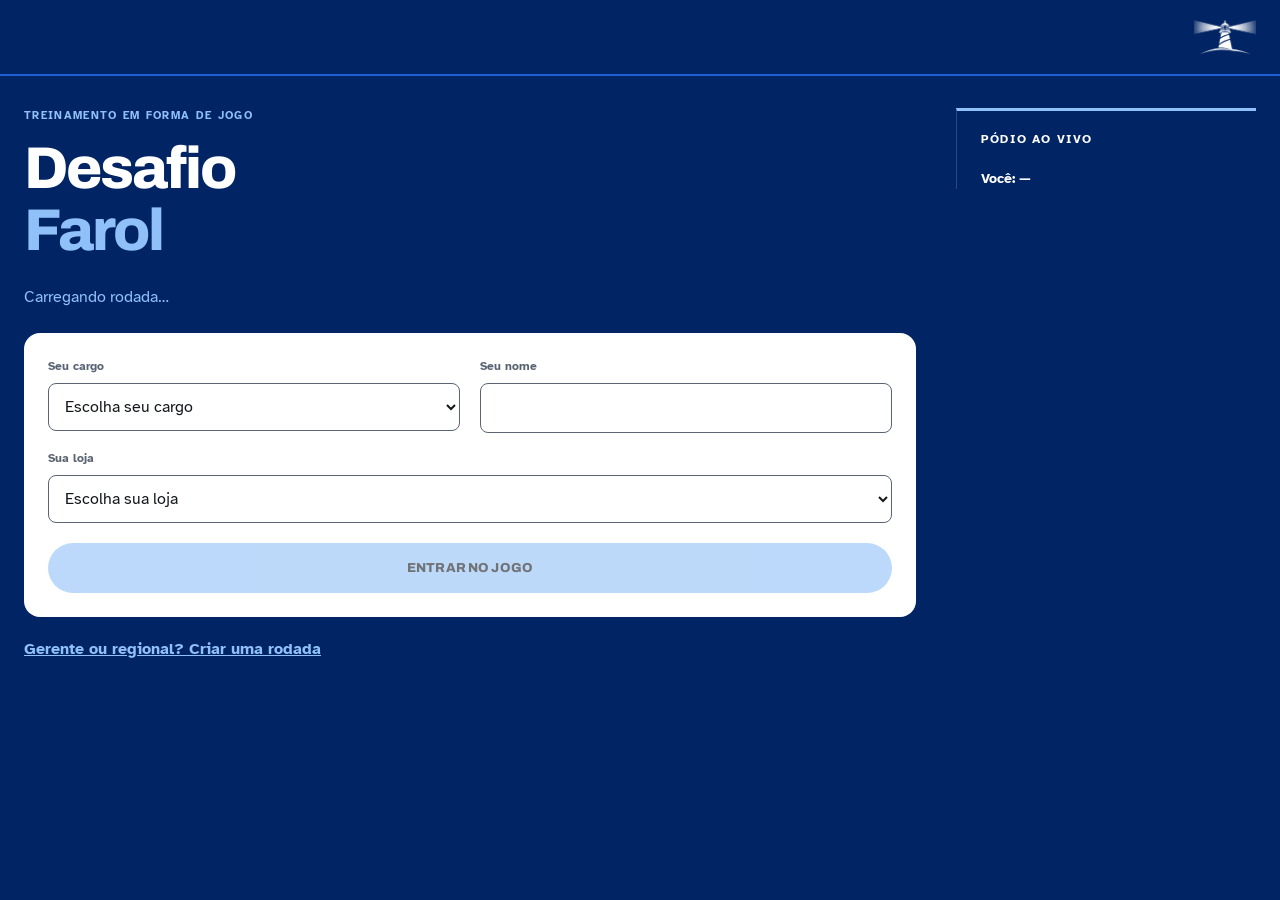
<file: frontend/index.html>
<!doctype html>
<html lang="pt-BR">
<head><meta charset="utf-8"><meta name="viewport" content="width=device-width,initial-scale=1"><title>Desafio Farol</title><link rel="stylesheet" href="css/jogo.css"><script type="module" src="js/jogador.js"></script></head>
<body>
<header class="marca"><img class="logo-cliente" alt="" hidden><span class="nome-jogo">DESAFIO FAROL</span><img class="logo-farol" src="img/logo-farol.png" alt="Farol Consultoria" width="520" height="284"></header>
<div class="layout">
<aside class="podio painel" aria-label="Pódio ao vivo"><h2>Pódio ao vivo</h2><ol id="podio" class="medalhas"></ol><div class="podio-rodape"><strong id="posicao">Você: —</strong><button id="alternar" class="discreto" hidden aria-label="Alternar entre pódio da loja e geral">Ver geral</button></div></aside>
<main id="principal">
<section id="entrada" class="painel">
<p class="sobretitulo">TREINAMENTO EM FORMA DE JOGO</p><h1>Desafio <em>Farol</em></h1><p id="rodada">Carregando rodada…</p>
<form id="formulario"><div class="campo"><label for="cargo">Seu cargo</label><select id="cargo" name="cargo" required><option value="">Escolha seu cargo</option><option>Gerente</option><option>Regional</option><option>Vendedor</option><option>Outro</option></select></div><div id="campo-nome-lista" class="campo" hidden><label for="nome-lista">Escolha seu nome</label><select id="nome-lista" name="nome-lista"></select></div><div id="campo-nome" class="campo"><label for="nome">Seu nome</label><input id="nome" name="nome" autocomplete="name" minlength="2" maxlength="60" required></div><div id="campo-loja"><label for="loja">Sua loja</label><select id="loja" name="loja" required><option value="">Escolha sua loja</option></select></div><button id="entrar" class="principal" disabled aria-label="Entrar no jogo">Entrar no jogo</button></form><a id="criar-rodada" class="link-rodada" href="gerente.html">Gerente ou regional? Criar uma rodada</a>
</section>
<section id="instrucoes" class="painel" hidden><p class="sobretitulo">PREPARE-SE PARA JOGAR</p><h1>Como funciona</h1><p id="aviso-instrutor" class="aviso-instrutor"></p><ol class="regras"><li>Jogue com seu nome.</li><li id="regra-loja">Represente sua loja.</li><li>Escolha uma opção: só uma é correta.</li><li id="regra-tempo">Cada pergunta tem tempo para responder.</li><li>Quanto mais rápido acertar, mais pontos. Não dá para voltar.</li><li>Sem resposta, você fica com zero na pergunta.</li><li>Veja sua posição no ranking ao final.</li></ol><button id="comecar" class="principal" aria-label="Começar a primeira pergunta">Começar</button></section>
<section id="jogo" class="cartao" hidden aria-label="Pergunta atual">
<div class="tempo"><progress id="barra" max="100" value="100" aria-label="Tempo restante"></progress><strong id="segundos" role="timer">— s</strong></div>
<div class="pergunta-topo"><span id="numero"></span><span id="tema"></span></div><h1 id="pergunta"></h1><img id="foto" class="produto" alt=""><div id="opcoes" class="opcoes"></div>
</section>
<section id="feedback" class="painel feedback" hidden><h1 id="mensagem-feedback" role="status"></h1></section>
<section id="final" class="painel" hidden><p class="sobretitulo">FIM DE JOGO</p><h1>Seu <em>resultado</em></h1><p id="resultado"></p><div id="estatisticas" class="estatisticas"></div><h2>Lista por cargo</h2><div id="listas" class="listas"></div><div id="ranking" class="ranking" tabindex="0" aria-label="Lista do cargo com rolagem" hidden></div><button id="nova-rodada" class="discreto" hidden aria-label="Entrar na nova rodada">Nova rodada disponível</button></section>
<p id="status" class="status" role="status" aria-live="polite"></p>
</main></div>
</body></html>
</file>
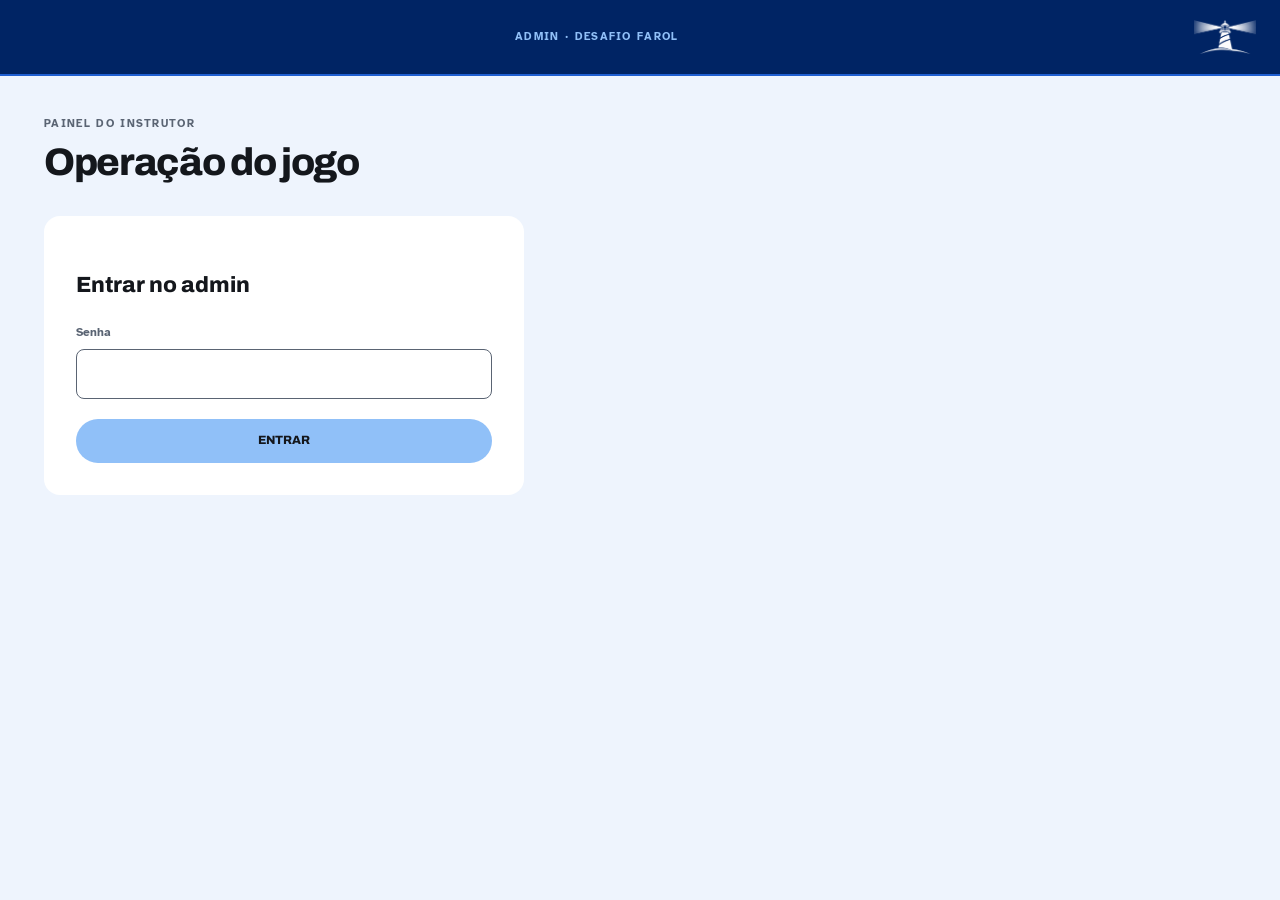
<file: frontend/admin.html>
<!doctype html>
<html lang="pt-BR"><head><meta charset="utf-8"><meta name="viewport" content="width=device-width,initial-scale=1"><title>Admin · Desafio Farol</title><link rel="stylesheet" href="css/jogo.css"><link rel="stylesheet" href="css/admin.css"><script type="module" src="js/admin.js"></script></head>
<body class="pagina-admin"><header class="marca"><img class="logo-cliente" alt="" hidden><span>ADMIN · DESAFIO FAROL</span><img class="logo-farol" src="img/logo-farol.png" alt="Farol Consultoria" width="520" height="284"></header>
<main class="admin">
<p class="sobretitulo">PAINEL DO INSTRUTOR</p><h1>Operação do jogo</h1><p id="mensagem" role="status" aria-live="polite"></p>

<form id="login" class="painel"><h2>Entrar no admin</h2><label for="senha-login">Senha</label><input id="senha-login" type="password" autocomplete="current-password" required><button class="principal">Entrar</button></form>

<div id="aplicacao" hidden>
<nav id="abas" aria-label="Áreas administrativas">
 <button type="button" data-aba="rodadas" class="aba-ativa">Rodadas</button>
 <button type="button" data-aba="perguntas">Perguntas</button>
 <button type="button" data-aba="lojas">Lojas</button>
</nav>

<section id="aba-rodadas" class="painel">
 <h2>Criar rodada</h2>
 <form id="form-rodada">
  <div class="campo"><label for="r-nome">Nome</label><input id="r-nome" required></div>
  <div class="campo"><label for="r-segundos">Segundos por pergunta</label><input id="r-segundos" type="number" min="5" max="3600" value="30" required></div>
  <div class="campo"><label for="r-podio">Pódio</label><select id="r-podio"><option value="geral">Geral</option><option value="loja">Por loja</option></select></div>
  <div class="campo" id="r-campo-loja" hidden><label for="r-loja">Loja (se a rodada for presa a 1 loja)</label><select id="r-loja"><option value="">Nenhuma (qualquer loja)</option></select></div>
  <div class="campo"><label for="r-bloco">Bloco de perguntas</label><select id="r-bloco"><option value="">Todas (sem bloco)</option></select></div>
  <div class="campo"><label for="r-publico">Restringir a (opcional)</label><select id="r-publico"><option value="">Todo mundo</option><option value="vendedores">Só vendedores</option><option value="gerentes">Só gerentes</option><option value="ambos">Vendedores e gerentes</option></select></div>
  <button class="principal">Criar rodada</button>
 </form>
 <h2>Rodadas</h2>
 <div id="lista-rodadas"></div>
</section>

<section id="aba-perguntas" class="painel" hidden>
 <h2>Cadastrar perguntas (em lote)</h2>
 <datalist id="blocos-existentes"></datalist>
 <div id="lote-perguntas"></div>
 <div class="barra"><button type="button" id="add-pergunta" class="discreto">+ Nova pergunta</button><button type="button" id="salvar-lote" class="principal">Salvar todas</button><button type="button" id="copiar-base" class="discreto">Copiar perguntas base</button></div>
 <h2>Ativas</h2><div id="lista-ativas"></div>
 <h2>Ocultas</h2><div id="lista-ocultas"></div>
 <h2>Excluídas (lixeira)</h2><div id="lista-excluidas"></div>
</section>

<section id="aba-lojas" class="painel" hidden>
 <h2>Nova loja</h2>
 <form id="form-loja">
  <div class="campo"><label for="l-filial">Filial (código, ex.: 03)</label><input id="l-filial" required></div>
  <div class="campo"><label for="l-rotulo">Rótulo (nome exibido pro jogador)</label><input id="l-rotulo" required></div>
  <button class="principal">Salvar loja</button>
 </form>
 <h2>Lojas cadastradas</h2>
 <div id="lista-lojas"></div>
</section>

<dialog id="detalhe" aria-labelledby="detalhe-titulo">
 <h2 id="detalhe-titulo"></h2>
 <div id="detalhe-conteudo"></div>
 <button type="button" id="fechar-detalhe" class="discreto">Fechar</button>
</dialog>
</div>
</main></body></html>
</file>
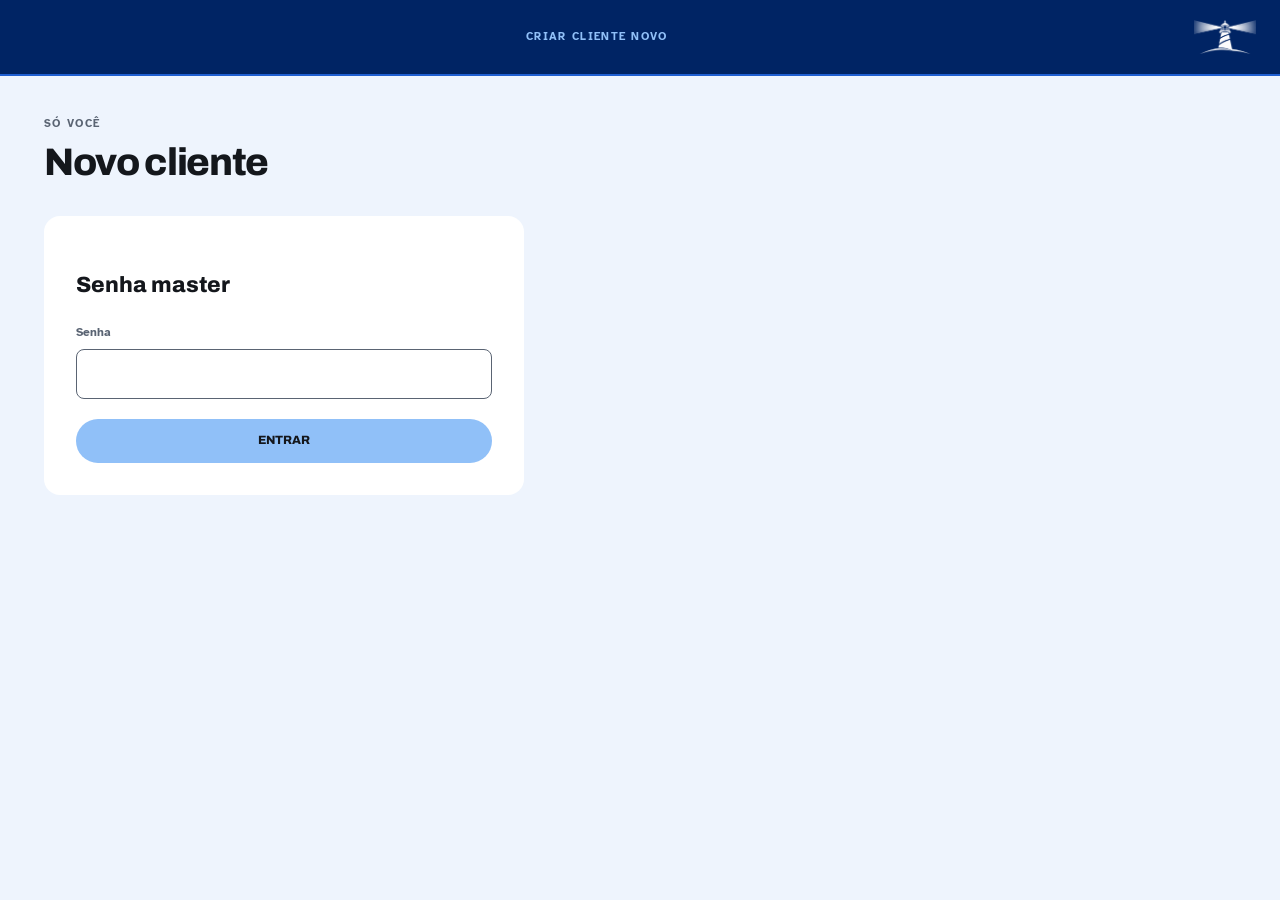
<file: frontend/clientes.html>
<!doctype html>
<html lang="pt-BR">
<head><meta charset="utf-8"><meta name="viewport" content="width=device-width,initial-scale=1"><title>Novo cliente · Desafio Farol</title><link rel="stylesheet" href="css/jogo.css"><link rel="stylesheet" href="css/admin.css"><script type="module" src="js/clientes.js"></script></head>
<body class="pagina-admin"><header class="marca"><span>CRIAR CLIENTE NOVO</span><img class="logo-farol" src="img/logo-farol.png" alt="Farol Consultoria" width="520" height="284"></header>
<main class="admin">
<p class="sobretitulo">SÓ VOCÊ</p><h1>Novo cliente</h1><p id="mensagem" role="status" aria-live="polite"></p>

<form id="login" class="painel"><h2>Senha master</h2><label for="senha-login">Senha</label><input id="senha-login" type="password" autocomplete="current-password" required><button class="principal">Entrar</button></form>

<div id="aplicacao" hidden>
<form id="form-cliente" class="painel">
 <h2>Dados do cliente</h2>
 <div class="campo"><label for="c-nome">Nome do cliente</label><input id="c-nome" required></div>
 <div class="campo"><label for="c-slug">Identificador (slug)</label><input id="c-slug" pattern="[a-z0-9-]+" placeholder="ex.: nova-loja" required><p>Só letras minúsculas, números e hífen — vira o <code>?c=</code> do link.</p></div>
 <div class="campo"><label for="c-logo">URL da logo (fundo escuro — prefira versão branca)</label><input id="c-logo" type="url" placeholder="https://..."></div>
 <div class="campo"><label for="c-cor">Cor principal (opcional)</label><input id="c-cor" type="text" placeholder="#90C0F8"></div>
 <div class="campo"><label for="c-senha-gerente">Senha do gerente deste cliente</label><input id="c-senha-gerente" type="password" required></div>
 <div class="campo"><label for="c-senha-admin">Senha do admin deste cliente</label><input id="c-senha-admin" type="password" required></div>
 <button class="principal">Criar cliente</button>
</form>
<section id="resultado" class="painel" hidden>
 <h2>Cliente criado</h2>
 <div id="links-resultado"></div>
</section>
</div>
</main></body></html>
</file>
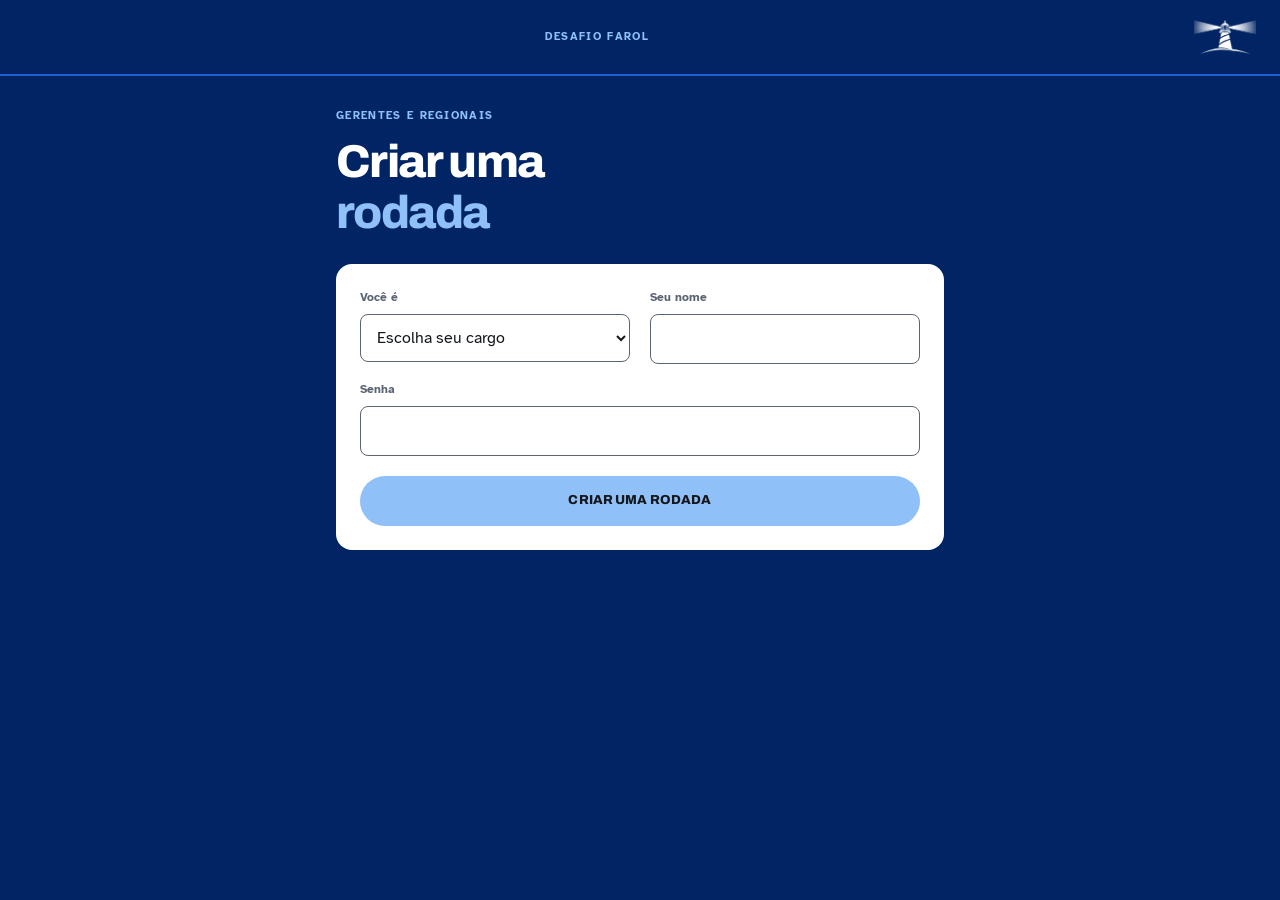
<file: frontend/gerente.html>
<!doctype html>
<html lang="pt-BR">
<head><meta charset="utf-8"><meta name="viewport" content="width=device-width,initial-scale=1"><title>Criar uma rodada · Desafio Farol</title><link rel="stylesheet" href="css/jogo.css"><script type="module" src="js/gerente.js"></script></head>
<body>
<header class="marca"><img class="logo-cliente" alt="" hidden><span class="nome-jogo">DESAFIO FAROL</span><img class="logo-farol" src="img/logo-farol.png" alt="Farol Consultoria" width="520" height="284"></header>
<main class="pagina-rodada">
<section id="criar"><p class="sobretitulo">GERENTES E REGIONAIS</p><h1>Criar uma <em>rodada</em></h1>
<form id="formulario"><div class="campo"><label for="papel">Você é</label><select id="papel" required><option value="">Escolha seu cargo</option><option>Gerente</option><option>Regional</option></select></div>
<div id="campo-nome-lista" class="campo" hidden><label for="nome-lista">Escolha seu nome</label><select id="nome-lista"></select></div>
<div id="campo-nome" class="campo"><label for="nome">Seu nome</label><input id="nome" minlength="2" maxlength="60" autocomplete="name" required></div>
<div id="campo-loja" hidden><label for="loja">Sua loja</label><select id="loja"><option value="">Escolha sua loja</option></select></div>
<div id="campo-publico" class="campo-amplo" hidden><label for="publico">Para quem é a rodada</label><select id="publico"><option value="">Escolha</option><option value="vendedores">Vendedores</option><option value="gerentes">Gerentes</option><option value="ambos">Vendedores e gerentes</option></select></div>
<div class="campo-amplo"><label for="senha">Senha</label><input id="senha" type="password" autocomplete="off" required></div>
<button id="criar-botao" class="principal">Criar uma rodada</button></form></section>
<section id="criada" hidden><p class="sobretitulo">RODADA ABERTA</p><h1 id="nome-rodada"></h1><p id="contagem" class="contagem"></p>
<h2>Link para a equipe</h2><p class="copiar"><input id="link-jogo" readonly aria-label="Link do jogo"><button id="copiar" type="button" class="discreto">Copiar</button></p><p><a id="whatsapp" class="discreto botao-link" target="_blank" rel="noopener">Enviar pelo WhatsApp</a></p>
<h2>Telão para compartilhar</h2><p class="copiar"><input id="link-telao" readonly aria-label="Link do telão"><a id="abrir-telao" class="discreto" target="_blank" rel="noopener">Abrir</a></p>
<div class="controle"><button id="comecar-todos" type="button" class="principal">Começar para todos</button><button id="resetar" type="button" class="discreto">Resetar jogo</button><button id="encerrar" type="button" class="discreto">Encerrar rodada</button></div><h2>A postos</h2><ul id="a-postos" class="lista-postos"></ul></section>
<p id="status" class="status" role="status"></p>
</main></body></html>
</file>
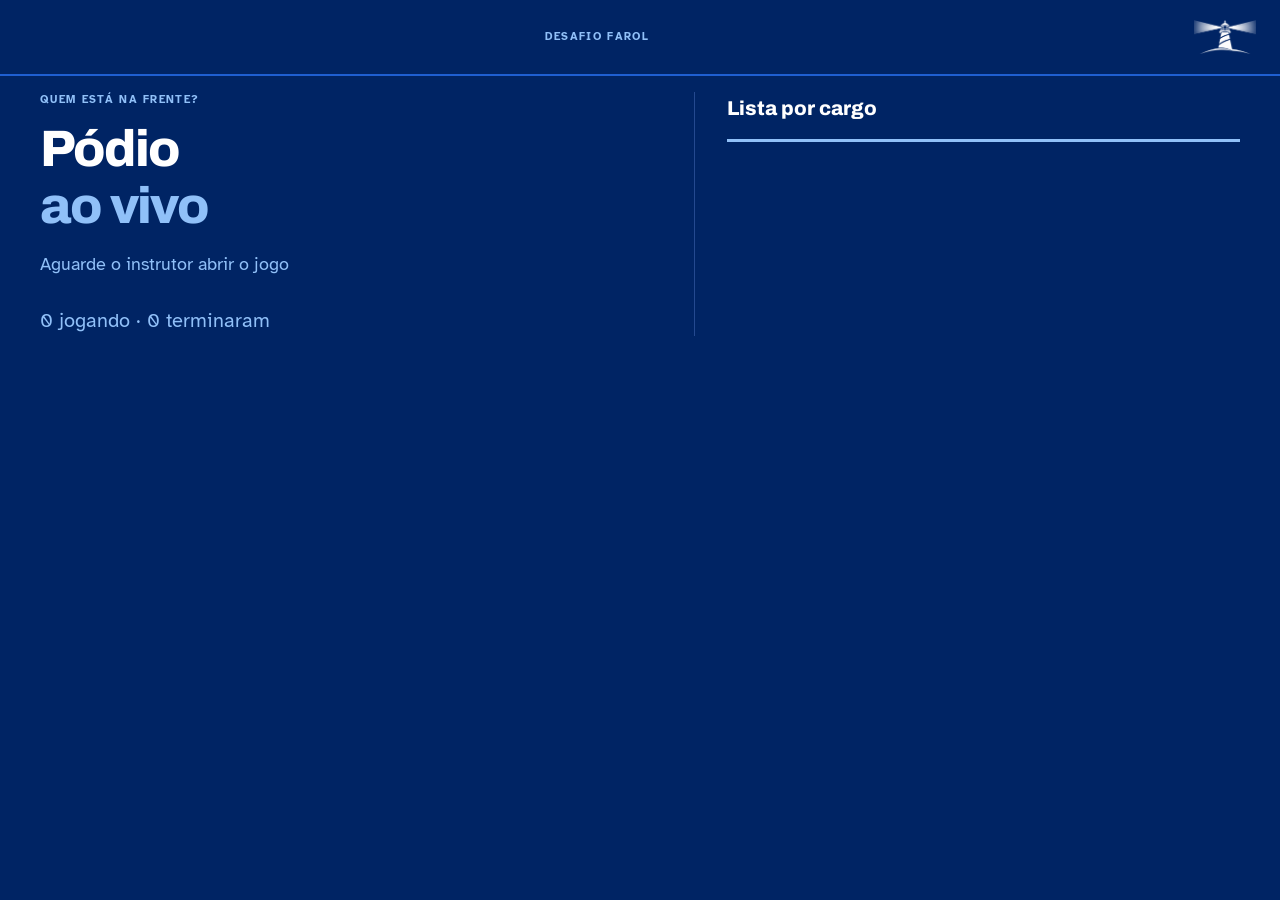
<file: frontend/telao.html>
<!doctype html>
<html lang="pt-BR"><head><meta charset="utf-8"><meta name="viewport" content="width=device-width,initial-scale=1"><title>Telão · Desafio Farol</title><link rel="stylesheet" href="css/jogo.css"><script type="module" src="js/telao.js"></script></head>
<body class="telao"><header class="marca"><img class="logo-cliente" alt="" hidden><span class="nome-jogo">DESAFIO FAROL</span><img class="logo-farol" src="img/logo-farol.png" alt="Farol Consultoria" width="520" height="284"></header>
<main class="palco"><div class="palco-abertura"><p class="sobretitulo">QUEM ESTÁ NA FRENTE?</p><h1>Pódio <em>ao vivo</em></h1><p id="situacao">Aguarde o instrutor abrir o jogo</p></div><ol id="podio" class="medalhas"></ol><p id="contagem" class="contagem">0 jogando · 0 terminaram</p><section class="painel palco-ranking"><h2>Lista por cargo</h2><div id="listas" class="listas"></div><div id="ranking" class="ranking" tabindex="0" aria-label="Lista do cargo" hidden></div></section><p id="status" role="status"></p></main></body></html>
</file>
<file: frontend/css/jogo.css>
/* Desafio Farol: títulos em Archivo, texto em Atkinson Hyperlegible, paleta da Farol Consultoria. */
@font-face{font-family:Archivo;src:url('../fonts/Archivo-600.ttf') format('truetype');font-weight:600;font-display:swap}
@font-face{font-family:Archivo;src:url('../fonts/Archivo-800.ttf') format('truetype');font-weight:800;font-display:swap}
@font-face{font-family:'Atkinson Hyperlegible';src:url('../fonts/Atkinson-Regular.ttf') format('truetype');font-weight:400;font-display:swap}
@font-face{font-family:'Atkinson Hyperlegible';src:url('../fonts/Atkinson-Bold.ttf') format('truetype');font-weight:600 700;font-display:swap}
:root{--fundo:#002464;--cartao:#0A2F74;--superficie:#24498F;--luz:#90C0F8;--brita:#5A6473;--nevoa:#E8F0FC;--branco:#FFF;--destaque:#90C0F8;--destaque-hover:#A9CFFA;--destaque-press:#7AB2F5;--medio:#1F5FD1;--tinta:#14171C;--fonte:'Atkinson Hyperlegible',sans-serif;--display:Archivo,sans-serif}
*{box-sizing:border-box}
[hidden]{display:none!important}
body{margin:0;min-height:100dvh;background:var(--fundo);color:var(--branco);font:400 16px/1.5 var(--fonte)}
button,input,select,textarea{font:inherit}
button{cursor:pointer;font-weight:600;border:0}
button:disabled{cursor:default;opacity:.6}
h1,h2{font-family:var(--display);font-weight:800;text-wrap:balance}
h1{font-size:clamp(32px,3.6vw,52px);line-height:1.12;letter-spacing:-.035em;margin:12px 0 24px}
h2{font-size:22px;line-height:1.25;margin:0 0 16px}
strong{font-weight:600}
em{font-style:normal;color:var(--destaque)}
p{margin:0 0 16px}
:focus-visible{outline:3px solid var(--luz);outline-offset:4px}
.marca{min-height:76px;padding:16px max(24px,calc((100vw - 1280px)/2));display:flex;align-items:center;gap:24px;border-bottom:2px solid var(--medio);background:var(--fundo);color:var(--branco)}
.marca .logo-cliente{width:auto;height:40px}
.marca .logo-farol{width:auto;height:34px}
body:has(#entrada:not([hidden])) .marca .nome-jogo{visibility:hidden}
.link-rodada{display:inline-block;margin-top:20px;color:var(--destaque);font-weight:600}
.pagina-rodada{max-width:640px;margin:32px auto;padding:0 16px}.pagina-rodada h1 em{display:block}.pagina-rodada h2{font-size:16px;margin:24px 0 8px}
.copiar{display:flex;gap:8px;align-items:center;margin:0}.copiar .discreto{flex:none;display:inline-flex;align-items:center;text-decoration:none}
#encerrar{margin-top:32px}.botao-link{display:inline-flex;align-items:center;text-decoration:none;margin-top:12px}
.marca span{flex:1;text-align:center;font-size:11px;letter-spacing:.12em;color:var(--luz);font-weight:600}
.layout{max-width:1280px;margin:32px auto;padding:0 24px;display:grid;grid-template-columns:minmax(0,1fr) 300px;gap:40px;align-items:start}
main{min-width:0}.layout main{grid-column:1;grid-row:1}
.painel,.cartao{min-width:0}
.sobretitulo{font-size:11px;letter-spacing:.12em;font-weight:600;color:var(--luz);text-transform:uppercase;margin:0 0 12px}
/* Entrada: abertura editorial e formulário com superfície própria. */
#entrada h1{max-width:660px;font-size:clamp(38px,4.6vw,64px);line-height:1.06}
#entrada h1 em{display:block}
#rodada{color:var(--luz);margin:0 0 24px}
#formulario{padding:24px;background:var(--branco);color:var(--tinta);border-radius:16px;display:grid;grid-template-columns:1fr 1fr;gap:16px 20px}
.campo{min-width:0}.campo-amplo,#campo-loja,#formulario .principal{grid-column:1/-1}
label{display:block;font-size:12px;font-weight:600;color:var(--brita);margin:0 0 8px}
input,select,textarea{display:block;width:100%;min-height:48px;padding:12px;border:1px solid var(--brita);border-radius:8px;color:var(--tinta);background:var(--branco)}
input:focus-visible,select:focus-visible,textarea:focus-visible{outline-color:var(--brita)}
.principal{min-height:50px;background:var(--destaque);color:var(--tinta);border-radius:999px;padding:12px 24px;font:800 13px/1.3 var(--display);letter-spacing:.01em;text-transform:uppercase;transition:background .2s}
.principal:hover:enabled{background:var(--destaque-hover)}.principal:active:enabled{background:var(--destaque-press)}
#formulario .principal{margin-top:4px}
#formulario :focus-visible{outline-color:var(--brita)}
.discreto{background:var(--superficie);color:var(--branco);padding:10px 16px;min-height:44px;border-radius:999px;font-size:13px}
.discreto:hover:enabled{background:var(--brita)}
/* Pódio: uma lista, sem três cartões competindo com a pergunta. */
.podio{grid-column:2;grid-row:1;position:sticky;top:24px;border-top:3px solid var(--destaque);padding:20px 0 0 24px;border-left:1px solid var(--superficie)}
.podio h2{font:600 12px/1.4 var(--fonte);letter-spacing:.1em;text-transform:uppercase;margin-bottom:20px}
.medalhas{list-style:none;padding:0;margin:0;counter-reset:podio}
.medalha{display:grid;grid-template-columns:48px minmax(0,1fr) auto;gap:2px 8px;align-items:baseline;padding:18px 0;border-bottom:1px solid var(--superficie);overflow-wrap:anywhere}
.colocacao{white-space:nowrap;overflow-wrap:normal;font-family:var(--display);font-size:25px;font-weight:800;color:var(--luz);grid-row:1/3}
.medalha:first-child .colocacao{color:var(--destaque)}
.nome-podio{font-size:16px;line-height:1.3;grid-column:2}
.pontos-podio{grid-column:3;font-size:12px;white-space:nowrap;color:var(--luz);font-variant-numeric:tabular-nums}
.loja-podio{grid-column:2/-1;font-size:12px;color:var(--luz)}
.podio-rodape{display:flex;flex-wrap:wrap;gap:12px;align-items:center;justify-content:space-between;margin-top:20px;font-size:14px}
.podio-rodape .discreto{font-size:12px;padding:8px 12px}
/* Instruções numeradas, com ritmo de leitura. */
.regras{list-style:none;counter-reset:regra;padding:0;margin:24px 0 28px}
.regras li{counter-increment:regra;display:flex;align-items:center;gap:16px;padding:14px 0;border-bottom:1px solid var(--superficie)}
.regras li::before{content:counter(regra,decimal-leading-zero);font-family:var(--display);font-weight:800;color:var(--destaque);font-size:20px}
#instrucoes .principal{min-width:240px}
/* A pergunta ocupa um palco claro; cronômetro e progresso continuam explícitos. */
.cartao{padding:24px;border-radius:16px;background:var(--branco);color:var(--tinta);display:grid;grid-template-columns:minmax(0,1fr) 92px;gap:16px}
.pergunta-topo{grid-column:1;grid-row:1;display:flex;flex-direction:column;justify-content:center;gap:2px;font-size:11px;font-weight:600;letter-spacing:.06em;color:var(--brita)}
#numero{color:var(--tinta);font-size:13px}#tema{overflow-wrap:anywhere}
.tempo{grid-column:2;grid-row:1;display:flex;flex-direction:column;align-items:stretch;justify-content:center;gap:4px}
.tempo strong{order:-1;font:800 28px/1 var(--display);text-align:right;white-space:nowrap;font-variant-numeric:tabular-nums}
progress{appearance:none;border:0;border-radius:999px;width:100%;height:6px;overflow:hidden;background:var(--nevoa)}
progress::-webkit-progress-bar{background:var(--nevoa)}
progress::-webkit-progress-value{background:var(--brita)}
progress::-moz-progress-bar{background:var(--brita)}
.urgente .tempo strong{text-decoration:underline;text-underline-offset:4px}
.cartao h1{grid-column:1/-1;font-size:clamp(22px,2.1vw,30px);line-height:1.25;letter-spacing:-.025em;margin:0;text-wrap:pretty}
.produto{grid-column:1/-1;display:block;width:100%;height:clamp(110px,24vh,240px);object-fit:contain;background:var(--branco);border-radius:8px}
.opcoes{grid-column:1/-1;display:grid;grid-template-columns:1fr 1fr;gap:8px}
.opcao{min-width:0;min-height:58px;display:flex;align-items:center;text-align:left;padding:12px;gap:10px;border:1px solid var(--brita);border-radius:10px;background:var(--branco);color:var(--tinta);line-height:1.35;transition:background .2s}
.opcao>span:last-child{min-width:0;overflow-wrap:anywhere}
.opcao:hover:enabled{background:var(--nevoa)}
.letra{display:grid;place-items:center;flex:0 0 28px;height:28px;border-radius:6px;background:var(--nevoa);color:var(--brita);font-size:13px;font-weight:600}
.opcao.selecionada{background:var(--superficie);color:var(--branco);opacity:1}.opcao.selecionada .letra{background:var(--branco);color:var(--tinta)}
.cartao :focus-visible{outline-color:var(--brita)}
/* Feedback e fechamento: o resultado, em primeiro plano. */
.feedback{display:grid;place-content:center;min-height:440px;padding:40px 24px;border-block:1px solid var(--superficie)}
.feedback h1{font-size:clamp(32px,4.2vw,58px);max-width:680px;margin:0;text-align:center}
.feedback.acerto h1{color:var(--destaque)}
.status{color:var(--luz);font-size:13px;margin:10px 0 0;overflow-wrap:anywhere}.status:empty{display:none}
#resultado{font-size:18px;color:var(--luz)}
.estatisticas{display:grid;grid-template-columns:1.5fr 1fr 1fr;margin:24px 0 32px;border-block:1px solid var(--superficie)}
.estatisticas div{padding:24px 12px;border-right:1px solid var(--superficie);color:var(--luz);font-size:14px}
.estatisticas div:first-child{padding-left:0}.estatisticas div:last-child{border:0}
.estatisticas strong{display:block;font:800 clamp(28px,3.2vw,44px)/1.2 var(--display);color:var(--branco);font-variant-numeric:tabular-nums}
.estatisticas div:first-child strong{color:var(--destaque)}
.listas{display:flex;flex-wrap:wrap;gap:8px;margin:0 0 12px}.listas [aria-pressed="true"]{background:var(--destaque);color:#002464;border-color:var(--destaque)}
.ranking{max-height:42vh;overflow:auto;overscroll-behavior:contain}
.linha{display:grid;grid-template-columns:40px minmax(0,1fr) auto;gap:12px;align-items:center;padding:14px 12px;border-bottom:1px solid var(--superficie)}
.linha span{overflow-wrap:anywhere}.linha small{display:block;color:var(--luz);font-size:12px}.linha>strong:last-child{white-space:nowrap;font-variant-numeric:tabular-nums}
.linha.eu{background:var(--superficie);border-radius:8px}.linha.eu>strong:first-child{text-decoration:underline}
#nova-rodada{margin-top:20px}
/* Telão: três líderes grandes à esquerda e dez posições legíveis à direita. */
.palco{max-width:1440px;margin:32px auto;padding:0 40px;display:grid;grid-template-columns:minmax(0,1fr) minmax(380px,.9fr);gap:0 48px}
.palco-abertura{grid-column:1}.telao h1{font-size:clamp(40px,4vw,64px);margin:8px 0 16px}.telao h1 em{display:block}
#situacao{color:var(--luz);font-size:18px}
.telao .medalhas{grid-column:1}.telao .medalha{grid-template-columns:92px minmax(0,1fr) auto;padding:20px 0;gap:4px 12px}
.telao .colocacao{font-size:44px}.telao .nome-podio{font:800 clamp(20px,2vw,30px)/1.2 var(--display)}
.telao .pontos-podio{font-size:18px}.telao .loja-podio{font-size:16px}
.contagem{grid-column:1;font-size:16px;color:var(--luz);margin:20px 0 0}
.palco-ranking{grid-column:2;grid-row:1/5;border-left:1px solid var(--superficie);padding-left:32px}
.palco-ranking h2{font-size:20px;padding:4px 0 18px;border-bottom:3px solid var(--destaque);margin:0}
.telao .ranking{max-height:none}.telao .linha{padding:10px 0;font-size:18px;gap:8px}.telao .linha small{font-size:13px}
.telao #status{grid-column:1/-1;color:var(--luz);margin-top:12px;font-size:13px}
@media(min-width:1100px){
 .cartao{grid-template-columns:minmax(0,.85fr) minmax(0,1fr) 92px;gap:16px 24px}
 .pergunta-topo{grid-column:1/3}.tempo{grid-column:3}
 .produto{grid-column:1;grid-row:3;height:clamp(220px,35vh,340px);align-self:center}
 .opcoes{grid-column:2/4;grid-row:3;grid-template-columns:1fr}
}
@media(min-width:900px) and (max-height:750px){
 .marca{min-height:60px;padding-block:10px}.marca .logo-cliente{height:36px}
 .layout{margin:20px auto;gap:28px}.cartao{padding:20px;gap:12px 20px}
 .cartao h1{font-size:24px}.produto{height:110px}.opcao{font-size:15px;min-height:52px;padding:10px}
 .palco{margin:20px auto}.telao h1{font-size:42px}.telao .medalha{padding:14px 0}.telao .linha{font-size:16px;padding:7px 0}.telao .linha small{font-size:12px}
}
@media(min-width:1100px) and (max-height:750px){.produto{height:240px}}
@media(max-width:899px){
 body{font-size:15px}.marca{min-height:54px;padding:10px 16px;gap:12px}.marca .logo-cliente{height:32px}.marca .logo-farol{height:28px;margin-left:auto}
 .layout{display:flex;flex-direction:column;margin:0 auto;padding:0 12px;gap:20px}.layout main{width:100%}
 .podio{position:sticky;top:0;z-index:2;width:100%;padding:8px 0;background:var(--fundo);border-top:0;border-left:0;border-bottom:1px solid var(--superficie)}
 .podio h2{display:none}.podio .medalhas{display:grid;grid-template-columns:repeat(3,minmax(0,1fr));gap:8px}
 .podio .medalha{position:relative;grid-template-columns:24px minmax(0,1fr);padding:0 6px 0 0;border:0;border-right:1px solid var(--superficie);gap:0 4px}
 .podio .medalha:last-child{border:0}.podio .colocacao{font:600 13px/1.4 var(--fonte);grid-row:1;align-self:center}
 .podio .nome-podio{font-size:12px;overflow:hidden;text-overflow:ellipsis;white-space:nowrap}
 .podio .pontos-podio{grid-column:2;font-size:11px}.podio .loja-podio{display:none}
 .podio-rodape{margin-top:6px;gap:4px;font-size:11px;min-height:24px}.podio-rodape .discreto{min-height:24px;padding:2px 10px;font-size:11px}
 #entrada h1{font-size:38px;margin:8px 0 16px}#rodada{font-size:14px;margin-bottom:20px}
 #formulario{padding:20px;grid-template-columns:1fr;gap:16px}.campo{grid-column:1/-1}
 h1{font-size:32px}h2{font-size:20px}.regras{margin-block:16px 24px}.regras li{padding:12px 0;gap:12px}
 #instrucoes .principal{width:100%}.sobretitulo{font-size:10px}
 .cartao{padding:14px;gap:10px;grid-template-columns:minmax(0,1fr) 70px;border-radius:12px}.cartao h1{font-size:21px;line-height:1.25}
 #numero{font-size:11px}.pergunta-topo{font-size:10px}.tempo strong{font-size:24px}
 .produto{height:clamp(110px,calc(100dvh - 540px),200px)}
 .opcoes{grid-template-columns:1fr;gap:6px}.opcao{min-height:48px;padding:9px 10px;font-size:14px;gap:8px}.letra{flex-basis:26px;height:26px}
 .feedback{min-height:350px;padding:24px 12px}.feedback h1{font-size:34px}
 .estatisticas{grid-template-columns:1.3fr 1fr 1fr;margin:20px 0 24px}.estatisticas div{padding:16px 8px;font-size:12px}.estatisticas strong{font-size:26px}
 .linha{grid-template-columns:28px minmax(0,1fr) auto;font-size:13px;padding:12px 8px;gap:8px}.ranking{max-height:40vh}
 .palco{display:block;margin:24px auto;padding:0 20px}.telao h1{font-size:40px}.telao h1 em{display:inline}
 .telao .medalha{grid-template-columns:60px minmax(0,1fr) auto;padding:16px 0}.telao .colocacao{font-size:32px}.telao .nome-podio{font-size:20px}.telao .pontos-podio{font-size:14px}.telao .loja-podio{font-size:13px}
 .palco-ranking{margin-top:32px;padding:0;border:0}.telao .linha{font-size:16px}
}
/* 360 × 640: foto de 110px e quatro alternativas integrais em duas colunas. */
@media(max-width:899px) and (max-height:700px){
 .em-jogo .marca{min-height:42px;padding:6px 12px}.em-jogo .marca .logo-cliente{height:28px}.em-jogo .marca .logo-farol{height:24px}
 .em-jogo .layout{gap:8px;padding:0 8px}.em-jogo .podio{padding:6px 2px}.em-jogo .podio-rodape{margin-top:2px}
 .em-jogo .cartao{padding:10px;gap:8px;grid-template-columns:minmax(0,1fr) 64px}
 .em-jogo .cartao h1{font-size:18px;line-height:1.25}.em-jogo .tempo strong{font-size:22px}
 .em-jogo .produto{height:110px}.em-jogo .opcoes{grid-template-columns:1fr 1fr;gap:6px}.em-jogo .opcao{font-size:13px;min-height:48px;padding:8px;gap:6px;align-items:flex-start}
 .em-jogo .letra{flex-basis:22px;height:22px;font-size:12px}.em-jogo .status{font-size:12px;margin-top:4px}
}
@media(prefers-reduced-motion:reduce){*,*::before,*::after{animation:none!important;transition:none!important;scroll-behavior:auto!important}}

/* Mensagens visíveis e telão legível em tela compartilhada. */
main [role=status]{color:var(--destaque);font-size:15px;font-weight:600}
@media(min-width:900px){
 .telao .pontos-podio{font-size:24px}.telao .contagem{font-size:20px;margin-top:12px}.telao .listas button{font-size:16px}.telao .linha{font-size:22px}.telao .linha small{font-size:15px}
 .telao .medalha{padding:12px 0}.palco{margin-block:16px}
}
#instrucoes .principal{position:sticky;bottom:12px}
#instrucoes .principal:disabled{background:var(--superficie);color:var(--branco);opacity:1}
.aviso-instrutor{color:var(--destaque);font-weight:600;margin:16px 0}
.controle{display:flex;flex-wrap:wrap;gap:8px;margin-top:24px}.controle .principal{width:auto}.controle #encerrar{margin-top:0}
.lista-postos{margin:0;padding-left:20px;color:var(--luz)}
</file>
<file: frontend/css/admin.css>
/* Operação: superfície clara, navegação discreta, tabelas com contraste. */
.pagina-admin{background:#EEF4FD;color:var(--tinta)}
.admin{max-width:1240px;margin:40px auto;padding:0 24px}
.admin>.sobretitulo{color:var(--brita);margin:0 0 8px}
.admin>h1{font-size:clamp(28px,3vw,40px);margin:0 0 24px}
.admin #mensagem{white-space:pre-wrap;overflow-wrap:anywhere;color:var(--brita);font-weight:600}
.admin #mensagem:empty{display:none}
.admin .painel{background:var(--branco);padding:32px;border-radius:16px}
.admin #login{max-width:480px;margin-top:32px}
.admin #login h2{margin-bottom:24px}
.admin #login button{width:100%;margin-top:20px}
.admin nav,.barra{display:flex;flex-wrap:wrap;gap:8px;margin:16px 0}
#aplicacao>.barra{justify-content:flex-end;margin-bottom:8px}
.admin nav{gap:4px;margin:0 0 24px;border-bottom:1px solid var(--luz);padding-bottom:8px}
.admin nav button{background:transparent;color:var(--brita);border-radius:8px;padding:12px 20px}
.admin nav button:hover{background:var(--nevoa)}
.admin nav button[aria-current=true]{background:var(--superficie);color:var(--branco)}
.admin button{min-height:44px}
.admin .principal{width:auto;margin:0;padding:12px 24px;font-size:12px}
.admin .discreto{background:var(--nevoa);color:var(--tinta)}
.admin .discreto:hover:enabled{background:#C5D7F2}
.admin :focus-visible{outline-color:var(--brita)}
.admin label{margin:20px 0 8px;color:var(--brita)}
.admin input,.admin select,.admin textarea{max-width:100%;border-color:var(--brita)}
.admin textarea{min-height:144px;resize:vertical}
.admin input[type=file]{height:auto;white-space:normal;font-size:14px}
.admin form{margin:24px 0 32px;max-width:800px}
.admin form h2{margin-top:24px}
.admin form>p{font-size:14px;color:var(--brita);margin:12px 0}
.admin #conteudo>h2{font-size:26px;margin-bottom:24px}
.admin #conteudo>select{max-width:480px}
.tabela-container{width:100%;max-height:65vh;overflow:auto;overscroll-behavior:contain;margin-top:24px;border:1px solid #C5D7F2;border-radius:12px}
.admin table{border-collapse:collapse;width:100%;min-width:600px;text-align:left;font-size:14px}
.admin th,.admin td{padding:16px;border-bottom:1px solid #C5D7F2;max-width:350px;overflow-wrap:anywhere;vertical-align:middle}
.admin th{position:sticky;top:0;background:var(--nevoa);color:var(--brita);font-size:12px;font-weight:600;z-index:1}
.admin tbody tr:nth-child(even){background:#F7FAFE}
.admin tbody tr:hover{background:var(--nevoa)}
.admin tr:last-child td{border-bottom:0}
.admin article{border-top:1px solid #C5D7F2;padding:24px 0;margin-top:24px;overflow-wrap:anywhere}
.admin article h2{font-size:20px;max-width:920px}
.admin article img{display:block;width:100%;height:180px;object-fit:contain;margin:20px 0}
.admin article p{margin:12px 0}
.selo{display:inline-block;padding:6px 12px;border-radius:6px;background:var(--nevoa);color:var(--brita);font-size:12px;font-weight:600;margin-right:12px}
.selo.aprovada{background:var(--superficie);color:var(--branco)}
.aviso-admin{background:var(--nevoa);color:var(--tinta);border-left:4px solid var(--brita);padding:16px;font-weight:600}
.admin dialog{width:min(90vw,520px);max-height:85dvh;overflow:auto;padding:32px;border:1px solid var(--brita);border-radius:16px;background:var(--branco);color:var(--tinta)}
.admin dialog::backdrop{background:var(--fundo);opacity:.85}
.admin dialog .barra{justify-content:flex-end;margin:24px 0 0}
.admin a{color:var(--brita);font-weight:600;text-underline-offset:4px}
.admin .grade{display:grid;grid-template-columns:repeat(2,minmax(0,1fr));gap:16px}
@media(max-width:600px){
 .admin{padding:0 12px;margin:24px auto}.admin .painel{padding:20px 16px}.admin h1{font-size:28px}.admin nav button{font-size:13px;padding:10px 12px}.admin .grade{grid-template-columns:1fr}
 .admin #conteudo>h2{font-size:22px}.admin article h2{font-size:18px}.admin dialog{padding:24px}.admin th,.admin td{padding:12px}
}
th{white-space:nowrap;overflow-wrap:normal;word-break:normal}
/* Perguntas no admin: alternativas visíveis, correta sempre marcada. */
.pergunta-admin .pergunta-rotulos{font-size:12px;font-weight:600;color:var(--brita);margin:0 0 6px;letter-spacing:.02em}
.pergunta-admin .pergunta-texto{font-weight:600;margin:0 0 12px}
.alternativas{list-style:none;padding:0;margin:0 0 16px;display:grid;gap:6px}
.alternativa{display:flex;align-items:center;gap:10px;padding:8px 12px;border:1px solid #C5D7F2;border-radius:10px;background:var(--branco)}
.alternativa .letra,.alternativa-edicao .letra{flex:none;width:26px;height:26px;display:grid;place-items:center;border-radius:6px;background:var(--nevoa);font-weight:700;font-size:13px}
.alternativa .texto-alternativa{flex:1}
.alternativa.correta{border:2px solid #1F5FD1;background:#E8F0FC}
.alternativa.correta .letra{background:#1F5FD1;color:var(--branco)}
.selo-correta{flex:none;font-size:12px;color:#1F5FD1;text-transform:uppercase;letter-spacing:.04em}
.edicao-pergunta{display:grid;gap:14px;width:min(640px,calc(100vw - 96px));max-width:100%}
.edicao-pergunta textarea{width:100%;font:inherit;padding:10px;border:1px solid #C5D7F2;border-radius:10px}
.campo-edicao label{display:block;font-size:12px;font-weight:600;margin:0 0 6px}
.campo-edicao input{width:100%}
.alternativas-edicao{border:0;padding:0;margin:0;display:grid;gap:8px}
.alternativas-edicao legend{font-size:12px;font-weight:600;margin:0 0 8px}
.alternativa-edicao{display:flex;align-items:center;gap:10px;padding:6px 10px;border:1px solid #C5D7F2;border-radius:10px;cursor:pointer}
.alternativa-edicao input[type=text]{flex:1;min-width:0;width:auto;margin:0}
.alternativa-edicao input[type=radio]{width:20px;height:20px;accent-color:#1F5FD1;flex:none}
.alternativa-edicao.correta{border:2px solid #1F5FD1;background:#E8F0FC}
.extras-edicao{display:grid;grid-template-columns:repeat(auto-fit,minmax(180px,1fr));gap:12px}
</file>
